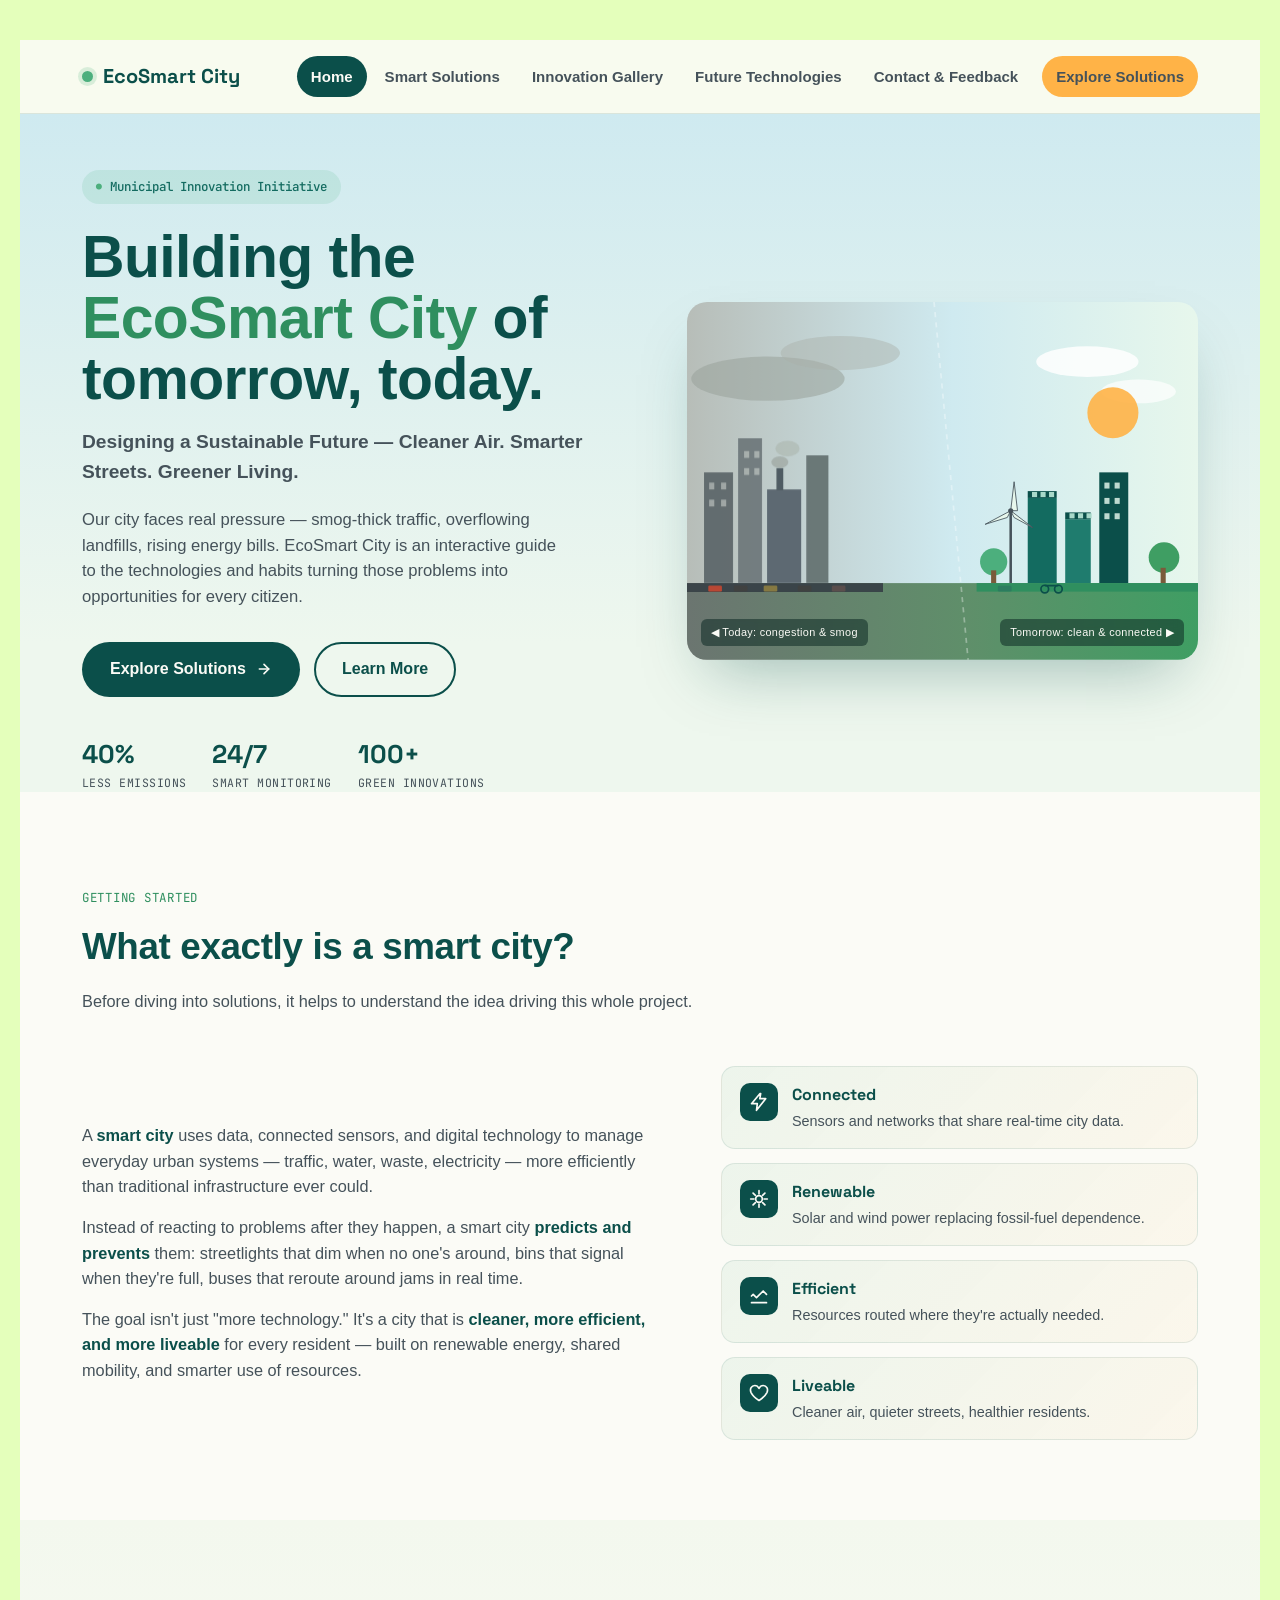
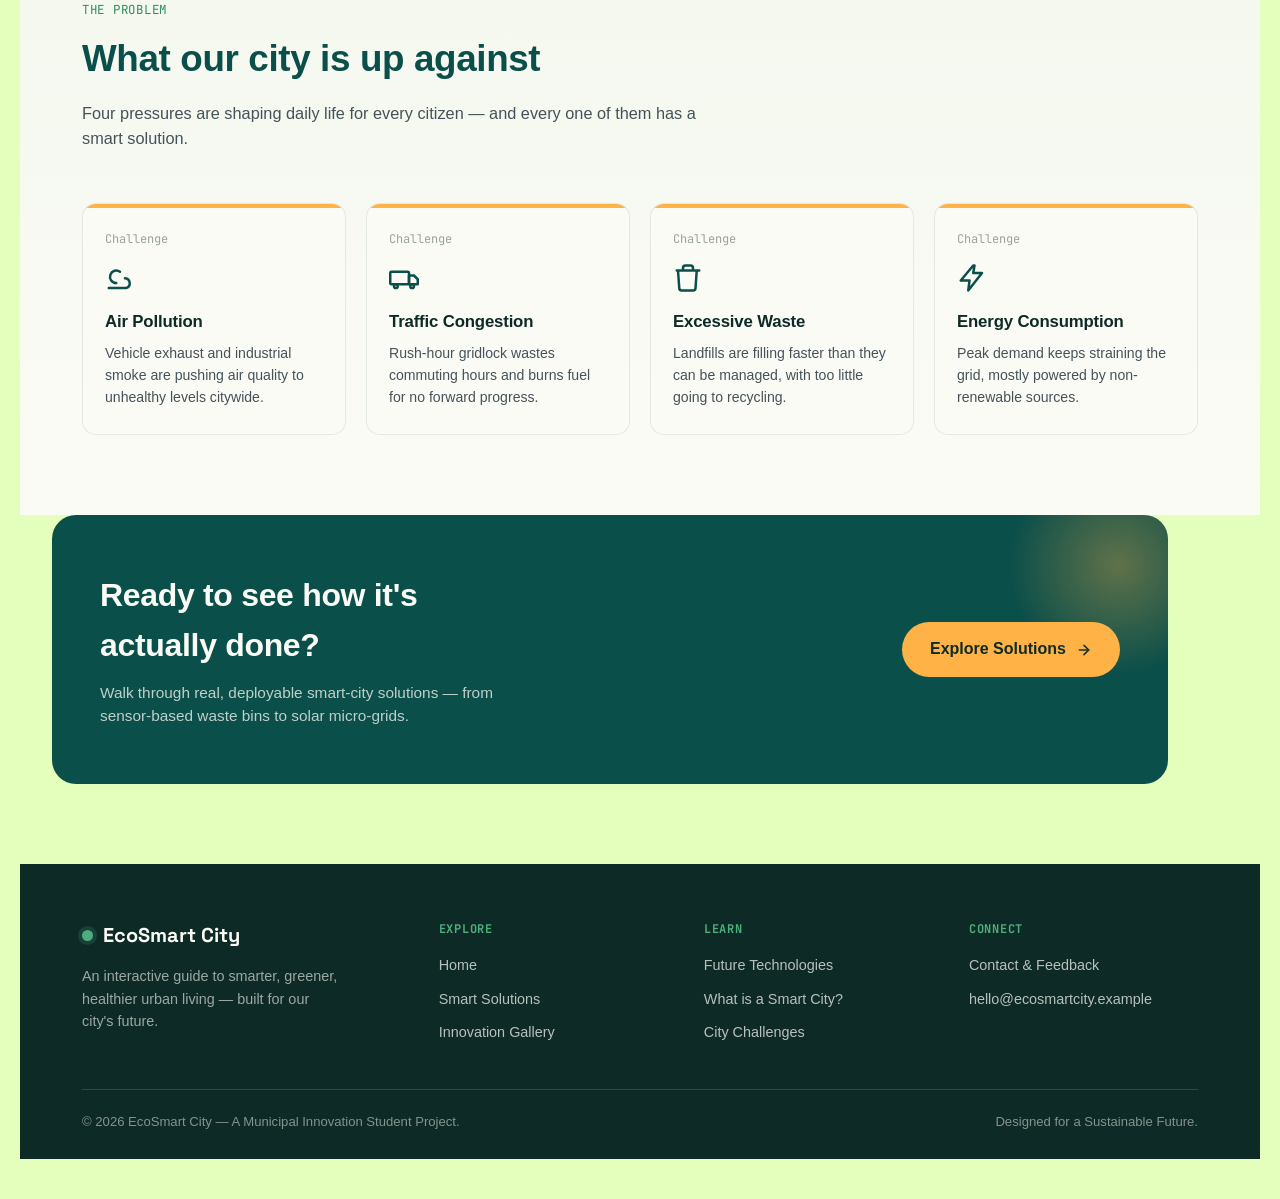
<file: index.html>
<!DOCTYPE html>
<html lang="en">
<head>
<meta charset="UTF-8">
<meta name="viewport" content="width=device-width, initial-scale=1.0">
<title>EcoSmart City — Designing a Sustainable Future</title>
<link rel="preconnect" href="https://fonts.googleapis.com">
<link href="https://fonts.googleapis.com/css2?family=Space+Grotesk:wght@400;500;600;700&family=Manrope:
wght@400;500;600;700;800&family=JetBrains+Mono:wght@400;500&display=swap" rel="stylesheet">
<link rel="stylesheet" href="style.css">

</head>
<body>

<header class="site-nav">
  <div class="nav-inner">
    <a href="index.html" class="logo"><span class="dot"></span>EcoSmart City</a>
    <button class="menu-toggle" aria-label="Toggle navigation menu" aria-expanded="false" id="menuToggle">
      <span></span><span></span><span></span>
    </button>
    <nav class="menu" id="mainMenu">
      <a href="index.html" class="current">Home</a>
      <a href="smart-solutions.html">Smart Solutions</a>
      <a href="innovation-gallery.html">Innovation Gallery</a>
      <a href="future.html">Future Technologies</a>
      <a href="contact.html">Contact &amp; Feedback</a>
      <a href="smart-solutions.html" class="nav-cta">Explore Solutions</a>
    </nav>
  </div>
</header>

<main>

  <!-- ================= HERO ================= -->
  <section class="hero" id="home">
    <div class="wrap hero-inner">
      <div class="hero-copy">
        <span class="eyebrow">Municipal Innovation Initiative</span>
        <h1>Building the <span class="accent">EcoSmart City</span> of tomorrow, today.</h1>
        <p class="slogan">Designing a Sustainable Future — Cleaner Air. Smarter Streets. Greener Living.</p>
        <p class="lede">Our city faces real pressure — smog-thick traffic, overflowing landfills, rising energy bills. EcoSmart City is an interactive guide to the technologies and habits turning those problems into opportunities for every citizen.</p>
        <div class="hero-actions">
          <a href="smart-solutions.html" class="btn-primary">
            Explore Solutions
            <svg width="16" height="16" viewBox="0 0 24 24" fill="none" stroke="currentColor" stroke-width="2.4" stroke-linecap="round"><line x1="5" y1="12" x2="19" y2="12"/><polyline points="12 5 19 12 12 19"/></svg>
          </a>
          <a href="#intro" class="btn-secondary">Learn More</a>
        </div>
        <div class="hero-stats">
          <div><div class="num">40%</div><div class="label">Less Emissions</div></div>
          <div><div class="num">24/7</div><div class="label">Smart Monitoring</div></div>
          <div><div class="num">100+</div><div class="label">Green Innovations</div></div>
        </div>
      </div>

      <div class="hero-visual">
        <div class="skyline-frame">
          <svg viewBox="0 0 600 420" xmlns="http://www.w3.org/2000/svg" role="img" aria-label="Illustration of a city skyline transforming from a polluted grey cityscape into a green, solar and wind powered smart city">
            <defs>
              <linearGradient id="skyGrad" x1="0" y1="0" x2="1" y2="0">
                <stop offset="0%" stop-color="#b7bdb8"/>
                <stop offset="52%" stop-color="#cfeaf0"/>
                <stop offset="100%" stop-color="#e7f7ec"/>
              </linearGradient>
              <linearGradient id="groundGrad" x1="0" y1="0" x2="1" y2="0">
                <stop offset="0%" stop-color="#6b7570"/>
                <stop offset="55%" stop-color="#5f8f6a"/>
                <stop offset="100%" stop-color="#3f9e63"/>
              </linearGradient>
            </defs>

            <rect width="600" height="420" fill="url(#skyGrad)"/>

            <ellipse class="cloud" cx="95" cy="90" rx="90" ry="26" fill="#9aa39c" opacity="0.55"/>
            <ellipse class="cloud c2" cx="180" cy="60" rx="70" ry="20" fill="#a8b0a8" opacity="0.45"/>
            <ellipse class="cloud" cx="470" cy="70" rx="60" ry="18" fill="#ffffff" opacity="0.85"/>
            <ellipse class="cloud c2" cx="530" cy="105" rx="44" ry="14" fill="#ffffff" opacity="0.7"/>

            <circle class="sun" cx="500" cy="130" r="30" fill="#ffb347" opacity="0.9"/>

            <rect x="0" y="330" width="600" height="90" fill="url(#groundGrad)"/>

            <g opacity="0.92">
              <rect x="20" y="200" width="34" height="130" fill="#5b6568"/>
              <rect x="60" y="160" width="28" height="170" fill="#6c7679"/>
              <rect x="94" y="220" width="40" height="110" fill="#54606a"/>
              <rect x="140" y="180" width="26" height="150" fill="#63706f"/>
              <g fill="#dfe4de" opacity="0.5">
                <rect x="26" y="212" width="6" height="8"/><rect x="40" y="212" width="6" height="8"/>
                <rect x="26" y="232" width="6" height="8"/><rect x="40" y="232" width="6" height="8"/>
                <rect x="67" y="175" width="6" height="8"/><rect x="79" y="175" width="6" height="8"/>
                <rect x="67" y="195" width="6" height="8"/><rect x="79" y="195" width="6" height="8"/>
              </g>
              <rect x="105" y="195" width="8" height="26" fill="#45525a"/>
              <ellipse cx="109" cy="188" rx="10" ry="7" fill="#9aa39c" opacity="0.7"/>
              <ellipse cx="118" cy="172" rx="14" ry="9" fill="#a8b0a8" opacity="0.55"/>
              <rect x="0" y="330" width="230" height="10" fill="#374046"/>
              <rect x="25" y="333" width="16" height="7" rx="1.5" fill="#c0432f"/>
              <rect x="55" y="333" width="16" height="7" rx="1.5" fill="#3d3d3d"/>
              <rect x="90" y="333" width="16" height="7" rx="1.5" fill="#8a7a3f"/>
              <rect x="130" y="333" width="16" height="7" rx="1.5" fill="#3d3d3d"/>
              <rect x="170" y="333" width="16" height="7" rx="1.5" fill="#5a4a4a"/>
            </g>

            <line x1="290" y1="0" x2="330" y2="420" stroke="#ffffff" stroke-opacity="0.35" stroke-width="2" stroke-dasharray="6 6"/>

            <g>
              <circle cx="360" cy="305" r="16" fill="#4caf7d"/>
              <rect x="357" y="315" width="6" height="15" fill="#7a5a3a"/>
              <circle cx="560" cy="300" r="18" fill="#3f9e63"/>
              <rect x="556" y="312" width="6" height="18" fill="#7a5a3a"/>

              <rect x="400" y="230" width="34" height="100" fill="#136b60"/>
              <rect x="400" y="222" width="34" height="8" fill="#0b4f4a"/>
              <g fill="#a8d8c9">
                <rect x="405" y="223" width="6" height="6"/><rect x="415" y="223" width="6" height="6"/><rect x="425" y="223" width="6" height="6"/>
              </g>
              <rect x="444" y="255" width="30" height="75" fill="#1f7c6e"/>
              <rect x="444" y="247" width="30" height="8" fill="#0b4f4a"/>
              <g fill="#a8d8c9">
                <rect x="449" y="248" width="6" height="6"/><rect x="459" y="248" width="6" height="6"/><rect x="469" y="248" width="6" height="6"/>
              </g>
              <rect x="484" y="200" width="34" height="130" fill="#0b4f4a"/>
              <g fill="#dff2e8" opacity="0.85">
                <rect x="490" y="212" width="6" height="7"/><rect x="502" y="212" width="6" height="7"/>
                <rect x="490" y="230" width="6" height="7"/><rect x="502" y="230" width="6" height="7"/>
                <rect x="490" y="248" width="6" height="7"/><rect x="502" y="248" width="6" height="7"/>
              </g>

              <line x1="380" y1="330" x2="380" y2="245" stroke="#45525a" stroke-width="3"/>
              <g class="turbine-blades" transform="translate(380,245)">
                <path d="M0 0 L4 -34 L8 0 Z" fill="#e7f7ec" stroke="#45525a" stroke-width="1"/>
                <path d="M0 0 L-30 16 L-4 8 Z" fill="#e7f7ec" stroke="#45525a" stroke-width="1"/>
                <path d="M0 0 L26 20 L4 8 Z" fill="#e7f7ec" stroke="#45525a" stroke-width="1"/>
                <circle r="3" fill="#45525a"/>
              </g>

              <rect x="340" y="330" width="260" height="10" fill="#2f8f5f"/>
              <rect x="365" y="333" width="16" height="7" rx="1.5" fill="#2c7a5f" opacity="0.9"/>
              <circle cx="420" cy="337" r="4.5" fill="none" stroke="#0b4f4a" stroke-width="2"/>
              <circle cx="436" cy="337" r="4.5" fill="none" stroke="#0b4f4a" stroke-width="2"/>
              <line x1="420" y1="333" x2="436" y2="333" stroke="#0b4f4a" stroke-width="2"/>
            </g>
          </svg>
          <div class="skyline-caption">
            <span>◀ Today: congestion &amp; smog</span>
            <span>Tomorrow: clean &amp; connected ▶</span>
          </div>
        </div>
      </div>
    </div>
  </section>

  <!-- ================= INTRO: WHAT IS A SMART CITY ================= -->
  <section class="intro" id="intro">
    <div class="wrap">
      <div class="section-head">
        <span class="kicker">Getting Started</span>
        <h2>What exactly is a smart city?</h2>
        <p>Before diving into solutions, it helps to understand the idea driving this whole project.</p>
      </div>

      <div class="intro-grid">
        <div class="intro-copy">
          <p>A <strong>smart city</strong> uses data, connected sensors, and digital technology to manage everyday urban systems — traffic, water, waste, electricity — more efficiently than traditional infrastructure ever could.</p>
          <p>Instead of reacting to problems after they happen, a smart city <strong>predicts and prevents</strong> them: streetlights that dim when no one's around, bins that signal when they're full, buses that reroute around jams in real time.</p>
          <p>The goal isn't just "more technology." It's a city that is <strong>cleaner, more efficient, and more liveable</strong> for every resident — built on renewable energy, shared mobility, and smarter use of resources.</p>
        </div>

        <div class="pillar-list">
          <div class="pillar">
            <div class="icon"><svg viewBox="0 0 24 24" fill="none" stroke-width="2" stroke-linecap="round" stroke-linejoin="round"><path d="M13 2 3 14h7l-1 8 11-14h-7l1-6z"/></svg></div>
            <div><h4>Connected</h4><p>Sensors and networks that share real-time city data.</p></div>
          </div>
          <div class="pillar">
            <div class="icon"><svg viewBox="0 0 24 24" fill="none" stroke-width="2" stroke-linecap="round" stroke-linejoin="round"><circle cx="12" cy="12" r="4"/><path d="M12 2v4M12 18v4M4.9 4.9l2.8 2.8M16.3 16.3l2.8 2.8M2 12h4M18 12h4M4.9 19.1l2.8-2.8M16.3 7.7l2.8-2.8"/></svg></div>
            <div><h4>Renewable</h4><p>Solar and wind power replacing fossil-fuel dependence.</p></div>
          </div>
          <div class="pillar">
            <div class="icon"><svg viewBox="0 0 24 24" fill="none" stroke-width="2" stroke-linecap="round" stroke-linejoin="round"><path d="M3 12l2-2 4 4 8-8 4 4"/><path d="M3 20h18"/></svg></div>
            <div><h4>Efficient</h4><p>Resources routed where they're actually needed.</p></div>
          </div>
          <div class="pillar">
            <div class="icon"><svg viewBox="0 0 24 24" fill="none" stroke-width="2" stroke-linecap="round" stroke-linejoin="round"><path d="M12 21s-7-4.5-9.5-9.5C.5 7 3 3 7 3c2 0 4 1.5 5 3.5C13 4.5 15 3 17 3c4 0 6.5 4 4.5 8.5C19 16.5 12 21 12 21z"/></svg></div>
            <div><h4>Liveable</h4><p>Cleaner air, quieter streets, healthier residents.</p></div>
          </div>
        </div>
      </div>
    </div>
  </section>

  <!-- ================= CHALLENGES ================= -->
  <section class="challenges" id="challenges">
    <div class="wrap">
      <div class="section-head">
        <span class="kicker">The Problem</span>
        <h2>What our city is up against</h2>
        <p>Four pressures are shaping daily life for every citizen — and every one of them has a smart solution.</p>
      </div>

      <div class="challenge-grid">
        <div class="challenge-card">
          <span class="cnum">Challenge</span>
          <svg viewBox="0 0 24 24" fill="none" stroke-width="2" stroke-linecap="round" stroke-linejoin="round"><path d="M9 16a5 5 0 1 1 3-9M17 20a4 4 0 0 0-1-7.8M3 20h14"/></svg>
          <h3>Air Pollution</h3>
          <p>Vehicle exhaust and industrial smoke are pushing air quality to unhealthy levels citywide.</p>
        </div>
        <div class="challenge-card">
          <span class="cnum">Challenge</span>
          <svg viewBox="0 0 24 24" fill="none" stroke-width="2" stroke-linecap="round" stroke-linejoin="round"><rect x="1" y="7" width="15" height="10" rx="1"/><path d="M16 10h4l3 3v4h-7z"/><circle cx="5.5" cy="18.5" r="1.5"/><circle cx="18.5" cy="18.5" r="1.5"/></svg>
          <h3>Traffic Congestion</h3>
          <p>Rush-hour gridlock wastes commuting hours and burns fuel for no forward progress.</p>
        </div>
        <div class="challenge-card">
          <span class="cnum">Challenge</span>
          <svg viewBox="0 0 24 24" fill="none" stroke-width="2" stroke-linecap="round" stroke-linejoin="round"><path d="M3 6h18M8 6V4a2 2 0 0 1 2-2h4a2 2 0 0 1 2 2v2m3 0-1 14a2 2 0 0 1-2 2H7a2 2 0 0 1-2-2L4 6"/></svg>
          <h3>Excessive Waste</h3>
          <p>Landfills are filling faster than they can be managed, with too little going to recycling.</p>
        </div>
        <div class="challenge-card">
          <span class="cnum">Challenge</span>
          <svg viewBox="0 0 24 24" fill="none" stroke-width="2" stroke-linecap="round" stroke-linejoin="round"><path d="M13 2 3 14h7l-1 8 11-14h-7l1-6z"/></svg>
          <h3>Energy Consumption</h3>
          <p>Peak demand keeps straining the grid, mostly powered by non-renewable sources.</p>
        </div>
      </div>
    </div>
  </section>

  <!-- ================= CTA BAND ================= -->
  <section>
    <div class="cta-band">
      <div>
        <h2>Ready to see how it's actually done?</h2>
        <p>Walk through real, deployable smart-city solutions — from sensor-based waste bins to solar micro-grids.</p>
      </div>
      <a href="smart-solutions.html" class="btn-primary">
        Explore Solutions
        <svg width="16" height="16" viewBox="0 0 24 24" fill="none" stroke="currentColor" stroke-width="2.4" stroke-linecap="round"><line x1="5" y1="12" x2="19" y2="12"/><polyline points="12 5 19 12 12 19"/></svg>
      </a>
    </div>
  </section>

</main>

<footer>
  <div class="wrap">
    <div class="footer-grid">
      <div class="footer-brand">
        <a href="index.html" class="logo"><span class="dot"></span>EcoSmart City</a>
        <p>An interactive guide to smarter, greener, healthier urban living — built for our city's future.</p>
      </div>
      <div>
        <h5>Explore</h5>
        <ul>
          <li><a href="index.html">Home</a></li>
          <li><a href="smart-solutions.html">Smart Solutions</a></li>
          <li><a href="innovation-gallery.html">Innovation Gallery</a></li>
        </ul>
      </div>
      <div>
        <h5>Learn</h5>
        <ul>
          <li><a href="future-technologies.html">Future Technologies</a></li>
          <li><a href="#intro">What is a Smart City?</a></li>
          <li><a href="#challenges">City Challenges</a></li>
        </ul>
      </div>
      <div>
        <h5>Connect</h5>
        <ul>
          <li><a href="contact-feedback.html">Contact &amp; Feedback</a></li>
          <li><a href="mailto:hello@ecosmartcity.example">hello@ecosmartcity.example</a></li>
        </ul>
      </div>
    </div>
    <div class="footer-bottom">
      <span>© 2026 EcoSmart City — A Municipal Innovation Student Project.</span>
      <span>Designed for a Sustainable Future.</span>
    </div>
  </div>
</footer>

<script>
  const toggle = document.getElementById('menuToggle');
  const menu = document.getElementById('mainMenu');
  toggle.addEventListener('click', () => {
    const isOpen = menu.classList.toggle('open');
    toggle.setAttribute('aria-expanded', isOpen);
  });
  menu.querySelectorAll('a').forEach(link => {
    link.addEventListener('click', () => {
      menu.classList.remove('open');
      toggle.setAttribute('aria-expanded', 'false');
    });
  });
</script>

</body>
</html>
</file>
<file: style.css>
body {
    margin: 0;
    background: #f4fff4;
    color: #1f2f1f;
    font-family: "Roboto", sans-serif;
}

.nav {
    background-color: #90EE90;
    width: 100%;
    min-height: 5vh;
    box-shadow: 0px 2px 6px;
    display: flex;
    align-items: center;
    justify-content: space-between;
    padding: 0 1rem;
    box-sizing: border-box;
}

.nav-item-container {
    display: flex;
    gap: 2em;
    align-items: center;
    margin: 0;
    padding: 0;
    list-style: none;
}

.nav-item {
    text-decoration: none;
    color: black;
}

.nav-item:hover {
    color: #808000;
}

.apply-roboto {
    font-family: "Roboto", sans-serif;
    font-optical-sizing: auto;
    font-weight: 200;
    font-style: normal;
    font-variation-settings:
        "wdth" 100;
}

.nav-icon-container {
    margin: 0 0 0 auto;
    padding: 0;
    list-style: none;
    display: flex;
    align-items: center;
}

.nav-icon {
    width: 100px;
    height: 100px;
    border-radius: 50%;
    object-fit: cover;
}

.nav-icon-container-container {
    display: flex;
    justify-content: flex-start;
}

.contact-page {
    padding: 3rem 1.5rem 4rem;
}

.contact-hero {
    text-align: center;
    margin-bottom: 2rem;
}

.hero-title {
    font-family: "Orbitron", sans-serif;
    font-size: 2.5rem;
    margin-bottom: 0.5rem;
    color: #2d6a4f;
}

.hero-text {
    font-size: 1rem;
    max-width: 700px;
    margin: 0 auto;
}

.contact-grid {
    display: grid;
    grid-template-columns: repeat(2, minmax(0, 1fr));
    gap: 2rem;
    max-width: 1100px;
    margin: 0 auto;
    align-items: start;
}

.address-card,
.feedback-form {
    background: white;
    padding: 1.5rem;
    border-radius: 16px;
    box-shadow: 0 8px 25px rgba(0, 0, 0, 0.08);
}

.section-title {
    font-family: "Orbitron", sans-serif;
    margin-top: 0;
    color: #1b4332;
}

.address-card p {
    margin: 0.4rem 0;
}

.address-card hr {
    margin: 1rem 0;
    border: 0;
    border-top: 1px solid #b7d7c4;
}

.social-links {
    display: flex;
    gap: 0.8rem;
    margin-top: 1rem;
}

.social-link {
    display: inline-flex;
    align-items: center;
    justify-content: center;
    width: 42px;
    height: 42px;
    border-radius: 50%;
    background: #e8f8eb;
    color: #2d6a4f;
    transition: transform 0.2s ease;
}

.social-link:hover {
    transform: translateY(-2px);
}

.social-link svg {
    width: 20px;
    height: 20px;
    fill: currentColor;
}

.map-card {
    margin-top: 1.5rem;
    padding-top: 1rem;
    border-top: 1px solid #d6efd9;
}

.map-title {
    margin: 0 0 0.75rem;
    font-family: "Orbitron", sans-serif;
    font-size: 1rem;
    color: #1b4332;
}

.map-frame {
    width: 100%;
    min-height: 220px;
    border: 1px solid #cfe8d4;
    border-radius: 14px;
}

.feedback-form {
    display: flex;
    flex-direction: column;
    gap: 0.75rem;
}

.feedback-form label {
    font-weight: 500;
}

.feedback-form input,
.feedback-form textarea {
    padding: 0.8rem;
    border: 1px solid #cfe8d4;
    border-radius: 10px;
    font: inherit;
}

.feedback-form textarea {
    resize: vertical;
}

.rating-group {
    display: flex;
    align-items: center;
    gap: 0.8rem;
    margin-top: 0.3rem;
}

.rating-label {
    font-weight: 500;
}

.stars {
    display: inline-flex;
    flex-direction: row-reverse;
    gap: 0.2rem;
}

.stars input {
    display: none;
}

.stars label {
    cursor: pointer;
    color: #c8c8c8;
    font-size: 1.5rem;
    transition: color 0.2s ease;
}

.stars input:checked ~ label,
.stars label:hover,
.stars label:hover ~ label {
    color: #f4b400;
}

.status-message {
    margin: 0;
    padding: 0.75rem 0.9rem;
    border-radius: 10px;
    font-weight: 500;
    background: #eef8f0;
    color: #2d6a4f;
}

.status-message.hidden {
    display: none;
}

.status-message.success {
    background: #e8f8eb;
    color: #2d6a4f;
}

.status-message.error {
    background: #ffe8e8;
    color: #b42318;
}

.feedback-form button {
    padding: 0.85rem 1rem;
    border: none;
    border-radius: 10px;
    background: #2d6a4f;
    color: white;
    font: inherit;
    font-weight: 600;
    cursor: pointer;
}

.feedback-form button:hover {
    background: #22553b;
}

@media (max-width: 768px) {
    .contact-grid {
        grid-template-columns: 1fr;
    }

    .hero-title {
        font-size: 2rem;
    }
}

:root{
    --sky-top:#cfeaf0;
    --sky-bottom:#eef7ee;
    --teal-deep:#0b4f4a;
    --teal-mid:#136b60;
    --leaf:#4caf7d;
    --leaf-dark:#2f8f5f;
    --amber:#ffb347;
    --amber-dark:#e8952a;
    --grey-concrete:#45525a;
    --grey-smog:#9aa39c;
    --cream:#fbfbf6;
    --ink:#0e2a26;
    --radius:14px;
    --maxw:1180px;
  }

  *{box-sizing:border-box;margin:0;padding:0;}
  html{scroll-behavior:smooth;}
  body{
    font-family:'Manrope',sans-serif;
    color:var(--ink);
    background:var(--cream);
    line-height:1.55;
    -webkit-font-smoothing:antialiased;
  }
  h1,h2,h3,.display{
    font-family:'Space Grotesk',sans-serif;
    font-weight:700;
    letter-spacing:-0.01em;
  }
  .mono{
    font-family:'JetBrains Mono',monospace;
    letter-spacing:0.02em;
  }
  a{color:inherit;text-decoration:none;}
  img,svg{display:block;max-width:100%;}
  .wrap{max-width:var(--maxw);margin:0 auto;padding:0 32px;}
  section{position:relative;}

  a:focus-visible,button:focus-visible{
    outline:3px solid var(--amber);
    outline-offset:3px;
    border-radius:6px;
  }

  @media (prefers-reduced-motion: reduce){
    *{animation-duration:0.001ms !important; animation-iteration-count:1 !important; transition-duration:0.001ms !important; scroll-behavior:auto !important;}
  }

  /* ---------- NAV ---------- */
  header.site-nav{
    position:sticky; top:0; z-index:100;
    background:rgba(251,251,246,0.88);
    backdrop-filter:blur(10px);
    border-bottom:1px solid rgba(11,79,74,0.12);
  }
  .nav-inner{
    max-width:var(--maxw); margin:0 auto; padding:16px 32px;
    display:flex; align-items:center; justify-content:space-between; gap:20px;
  }
  .logo{
    display:flex; align-items:center; gap:10px;
    font-family:'Space Grotesk',sans-serif; font-weight:700; font-size:1.25rem;
    color:var(--teal-deep);
  }
  .logo .dot{
    width:11px;height:11px;border-radius:50%;
    background:var(--leaf);
    box-shadow:0 0 0 4px rgba(76,175,125,0.18);
  }
  nav.menu{display:flex; align-items:center; gap:4px;}
  nav.menu a{
    font-size:0.94rem; font-weight:600; color:var(--grey-concrete);
    padding:9px 14px; border-radius:999px; transition:all .2s ease;
    white-space:nowrap;
  }
  nav.menu a:hover{background:rgba(76,175,125,0.14); color:var(--teal-deep);}
  nav.menu a.current{background:var(--teal-deep); color:var(--cream);}
  .nav-cta{
    display:inline-block; margin-left:6px;
    background:var(--amber); color:var(--ink);
    font-weight:700; font-size:0.9rem;
    padding:10px 18px; border-radius:999px;
    transition:transform .2s ease, box-shadow .2s ease;
  }
  .nav-cta:hover{transform:translateY(-1px); box-shadow:0 6px 16px rgba(255,179,71,0.4);}
  .menu-toggle{display:none; background:none; border:none; cursor:pointer; padding:8px;}
  .menu-toggle span{display:block; width:24px; height:2px; background:var(--teal-deep); margin:5px 0; transition:.25s;}

  @media (max-width:900px){
    nav.menu{
      position:fixed; inset:64px 0 auto 0; flex-direction:column; align-items:stretch;
      background:var(--cream); padding:14px 24px 22px; gap:2px;
      border-bottom:1px solid rgba(11,79,74,0.12);
      transform:translateY(-120%); opacity:0; transition:transform .3s ease, opacity .3s ease;
    }
    nav.menu.open{transform:translateY(0); opacity:1;}
    nav.menu a{padding:12px 10px;}
    .nav-cta{margin-left:10px; margin-top:6px; text-align:center;}
    .menu-toggle{display:block;}
  }

  /* ---------- HERO ---------- */
  .hero{
    background:linear-gradient(180deg,var(--sky-top) 0%, var(--sky-bottom) 78%);
    overflow:hidden;
    padding-top:56px;
  }
  .hero-inner{
    max-width:var(--maxw); margin:0 auto; padding:0 32px;
    display:grid; grid-template-columns:1.05fr 0.95fr; gap:40px; align-items:center;
  }
  .eyebrow{
    display:inline-flex; align-items:center; gap:8px;
    font-family:'JetBrains Mono',monospace; font-size:0.78rem; font-weight:500;
    color:var(--teal-mid); background:rgba(76,175,125,0.14);
    padding:7px 14px; border-radius:999px; margin-bottom:22px;
  }
  .eyebrow::before{content:"●"; color:var(--leaf); font-size:0.6rem;}
  .hero h1{
    font-size:clamp(2.4rem, 4.6vw, 3.9rem);
    line-height:1.04;
    color:var(--teal-deep);
    margin-bottom:18px;
  }
  .hero h1 .accent{color:var(--leaf-dark);}
  .slogan{
    font-size:1.2rem; font-weight:600; color:var(--grey-concrete);
    margin-bottom:20px;
  }
  .hero p.lede{
    font-size:1.04rem; color:var(--grey-concrete); max-width:52ch; margin-bottom:32px;
  }
  .hero-actions{display:flex; gap:14px; flex-wrap:wrap;}
  .btn-primary{
    background:var(--teal-deep); color:var(--cream); font-weight:700;
    padding:15px 28px; border-radius:999px; font-size:1rem;
    display:inline-flex; align-items:center; gap:10px;
    transition:transform .2s ease, background .2s ease;
    border:none; cursor:pointer;
  }
  .btn-primary:hover{background:var(--leaf-dark); transform:translateY(-2px);}
  .btn-secondary{
    border:2px solid var(--teal-deep); color:var(--teal-deep); font-weight:700;
    padding:13px 26px; border-radius:999px; font-size:1rem;
    transition:all .2s ease;
  }
  .btn-secondary:hover{background:var(--teal-deep); color:var(--cream);}

  .hero-stats{display:flex; gap:26px; margin-top:38px; flex-wrap:wrap;}
  .hero-stats div{min-width:100px;}
  .hero-stats .num{font-family:'Space Grotesk',sans-serif; font-weight:700; font-size:1.6rem; color:var(--teal-deep);}
  .hero-stats .label{font-family:'JetBrains Mono',monospace; font-size:0.72rem; color:var(--grey-concrete); text-transform:uppercase; letter-spacing:0.04em;}

  /* ---------- SIGNATURE SKYLINE SVG ---------- */
  .skyline-frame{
    position:relative; border-radius:20px; overflow:hidden;
    box-shadow:0 30px 60px -22px rgba(11,79,74,0.35);
  }
  .skyline-frame svg{width:100%; height:auto; display:block;}
  .skyline-caption{
    position:absolute; bottom:14px; left:14px; right:14px;
    display:flex; justify-content:space-between;
    font-family:'JetBrains Mono',monospace; font-size:0.68rem; font-weight:500;
    color:var(--cream); letter-spacing:0.03em;
  }
  .skyline-caption span{
    background:rgba(14,42,38,0.55); padding:5px 10px; border-radius:6px; backdrop-filter:blur(4px);
  }
  @keyframes floatCloud{ from{transform:translateX(-6%);} to{transform:translateX(6%);} }
  @keyframes rotateTurbine{ from{transform:rotate(0deg);} to{transform:rotate(360deg);} }
  @keyframes riseSun{ from{transform:translateY(4px);} to{transform:translateY(-4px);} }
  .cloud{animation:floatCloud 14s ease-in-out infinite alternate;}
  .cloud.c2{animation-duration:18s;}
  .turbine-blades{transform-origin:center; animation:rotateTurbine 7s linear infinite;}
  .sun{animation:riseSun 5s ease-in-out infinite alternate;}

  @media (max-width:900px){
    .hero-inner{grid-template-columns:1fr; padding-top:8px;}
    .hero-stats{gap:20px;}
  }

  /* ---------- INTRO ---------- */
  .intro{padding:96px 0 80px; background:var(--cream);}
  .section-head{max-width:640px; margin-bottom:52px;}
  .section-head .kicker{
    font-family:'JetBrains Mono',monospace; font-size:0.78rem; color:var(--leaf-dark);
    text-transform:uppercase; letter-spacing:0.06em; margin-bottom:10px; display:block;
  }
  .section-head h2{font-size:clamp(1.7rem,3vw,2.3rem); color:var(--teal-deep); margin-bottom:14px;}
  .section-head p{color:var(--grey-concrete); font-size:1.02rem;}

  .intro-grid{display:grid; grid-template-columns:1.1fr 0.9fr; gap:56px; align-items:center;}
  .intro-copy p{color:var(--grey-concrete); margin-bottom:16px; font-size:1.02rem;}
  .intro-copy p:last-child{margin-bottom:0;}
  .intro-copy strong{color:var(--teal-deep);}

  .pillar-list{display:flex; flex-direction:column; gap:14px;}
  .pillar{
    display:flex; gap:14px; align-items:flex-start;
    background:linear-gradient(135deg, rgba(76,175,125,0.08), rgba(255,179,71,0.06));
    border:1px solid rgba(11,79,74,0.1);
    border-radius:var(--radius); padding:16px 18px;
  }
  .pillar .icon{
    flex:none; width:38px; height:38px; border-radius:10px;
    background:var(--teal-deep); display:flex; align-items:center; justify-content:center;
  }
  .pillar .icon svg{width:20px;height:20px;stroke:var(--cream);}
  .pillar h4{font-family:'Space Grotesk',sans-serif; font-size:1rem; color:var(--teal-deep); margin-bottom:2px;}
  .pillar p{font-size:0.9rem; color:var(--grey-concrete); margin:0;}

  @media (max-width:900px){
    .intro-grid{grid-template-columns:1fr;}
  }

  /* ---------- CHALLENGES ---------- */
  .challenges{padding:80px 0; background:linear-gradient(180deg,#f3f8ee 0%, var(--cream) 100%);}
  .challenge-grid{
    display:grid; grid-template-columns:repeat(4,1fr); gap:20px;
  }
  .challenge-card{
    background:var(--cream); border:1px solid rgba(11,79,74,0.1); border-radius:var(--radius);
    padding:26px 22px; transition:transform .25s ease, box-shadow .25s ease, border-color .25s ease;
    position:relative; overflow:hidden;
  }
  .challenge-card::before{
    content:""; position:absolute; top:0; left:0; width:100%; height:4px;
    background:var(--amber);
  }
  .challenge-card:hover{transform:translateY(-5px); box-shadow:0 18px 32px -18px rgba(11,79,74,0.28); border-color:transparent;}
  .challenge-card .cnum{font-family:'JetBrains Mono',monospace; font-size:0.75rem; color:var(--grey-smog); margin-bottom:14px; display:block;}
  .challenge-card svg{width:30px;height:30px; stroke:var(--teal-deep); margin-bottom:16px;}
  .challenge-card h3{font-size:1.05rem; color:var(--ink); margin-bottom:8px;}
  .challenge-card p{font-size:0.88rem; color:var(--grey-concrete);}

  @media (max-width:900px){
    .challenge-grid{grid-template-columns:1fr 1fr;}
  }
  @media (max-width:560px){
    .challenge-grid{grid-template-columns:1fr;}
  }

  /* ---------- CTA BAND ---------- */
  .cta-band{
    margin:0 32px 80px; max-width:calc(var(--maxw) - 64px);
    background:var(--teal-deep);
    border-radius:24px;
    padding:56px 48px;
    position:relative; overflow:hidden;
    display:flex; align-items:center; justify-content:space-between; gap:30px; flex-wrap:wrap;
  }
  .cta-band::after{
    content:""; position:absolute; right:-60px; top:-60px; width:220px; height:220px;
    border-radius:50%; background:radial-gradient(circle,rgba(255,179,71,0.35),transparent 70%);
  }
  .cta-band h2{color:var(--cream); font-size:clamp(1.5rem,2.6vw,2rem); max-width:420px;}
  .cta-band p{color:rgba(251,251,246,0.75); margin-top:10px; max-width:420px; font-size:0.96rem;}
  .cta-band .btn-primary{background:var(--amber); color:var(--ink);}
  .cta-band .btn-primary:hover{background:#ffc670;}

  /* ---------- FOOTER ---------- */
  footer{background:var(--ink); color:rgba(251,251,246,0.72); padding:56px 0 26px;}
  .footer-grid{
    display:grid; grid-template-columns:1.4fr 1fr 1fr 1fr; gap:36px; margin-bottom:44px;
  }
  .footer-brand .logo{color:var(--cream);}
  .footer-brand p{margin-top:14px; font-size:0.9rem; max-width:32ch; color:rgba(251,251,246,0.6);}
  footer h5{
    font-family:'JetBrains Mono',monospace; font-size:0.75rem; text-transform:uppercase;
    letter-spacing:0.06em; color:var(--leaf); margin-bottom:14px;
  }
  footer ul{list-style:none; display:flex; flex-direction:column; gap:9px;}
  footer ul a{font-size:0.9rem; color:rgba(251,251,246,0.72); transition:color .2s ease;}
  footer ul a:hover{color:var(--amber);}
  .footer-bottom{
    border-top:1px solid rgba(251,251,246,0.14); padding-top:22px;
    display:flex; justify-content:space-between; flex-wrap:wrap; gap:10px;
    font-size:0.82rem; color:rgba(251,251,246,0.5);
  }
  @media (max-width:800px){
    .footer-grid{grid-template-columns:1fr 1fr;}
  }

   /* Importing Orbitron for headings and Roboto for regular text */
        @import url('https://fonts.googleapis.com/css2?family=Orbitron:wght@500;700;900&family=Roboto:wght@300;400;500;700&family=Space+Mono&display=swap');
        
        body { font-family: 'Roboto', sans-serif; overflow-x: hidden; }
        h1, h2, h3, .heading-font { font-family: 'Orbitron', sans-serif; }
        .font-mono { font-family: 'Space Mono', monospace; }

        /* Background Mesh Grid Animation (Light Eco-Digital Variant) */
        @keyframes meshFlicker {
            0% { background-position: 0px 0px; opacity: 1.0; }
            50% { background-position: 2px -2px; opacity: 1.0; }
            100% { background-position: 0px 0px; opacity: 1.0; }
        }

        .animated-mesh {
            background-color: #f4f9f6;
            background-image: 
                linear-gradient(rgba(244, 249, 246, 0.90), rgba(240, 247, 243, 0.96)),
                url('[data-uri]');
            background-size: initial;
            animation: meshFlicker 8s ease-in-out infinite;
        }

        ::-webkit-scrollbar { width: 6px; }
        ::-webkit-scrollbar-track { background: #eef5f1; }
        ::-webkit-scrollbar-thumb { background: #c2dcd0; border-radius: 10px; }

 * {
    margin: 0;
    padding: 0;
    box-sizing: border-box;
    font-family: 'Segoe UI', Tahoma, Geneva, Verdana, sans-serif;
}

 body {
    background-color: rgb(228, 255, 187);
    padding: 40px 20px;
}

.innovation-gallery {
    max-width: 1200px;
    margin: 0 auto;
}

.gallery-header {
    text-align: center;
    margin-bottom: 50px;
}

        .gallery-header h2 {
            font-size: 2.5rem;
            color: #1b4332; 
            margin-bottom: 10px;
            font-weight: 700;
        }

        .gallery-header p {
            font-size: 1.1rem;
            color: #555;
            max-width: 600px;
            margin: 0 auto;
        }

        
        .gallery-grid {
            display: grid;
            grid-template-columns: repeat(auto-fit, minmax(320px, 1fr));
            gap: 30px;
        }

        .innovation-card {
            background: #ffffff;
            border-radius: 12px;
            overflow: hidden;
            box-shadow: 0 4px 15px rgba(0, 0, 0, 0.05);
            transition: transform 0.3s ease, box-shadow 0.3s ease;
            display: flex;
            flex-direction: column;
        }

        .innovation-card:hover {
            transform: translateY(-5px);
            box-shadow: 0 8px 25px rgba(0, 0, 0, 0.1);
        }

    
        .card-image {
            width: 100%;
            height: 220px;
            background-color: #e2eafc;
            display: flex;
            align-items: center;
            justify-content: center;
            color: #778da9;
            font-weight: 600;
            position: relative;
            background-position: center;
            overflow: hidden;
        }

        
        .card-content {
            padding: 25px;
            display: flex;
            flex-direction: column;
            flex-grow: 1;
        }

    
        .category-tag {
            align-self: flex-start;
            padding: 4px 12px;
            background-color: #d8f3dc;
            color: #1b4332;
            font-size: 0.8rem;
            font-weight: 700;
            text-transform: uppercase;
            border-radius: 20px;
            margin-bottom: 15px;
            letter-spacing: 0.5px;
        }

.innovation-card:nth-child(2) .category-tag { background-color: #e0f2fe; color: #0369a1; }
.innovation-card:nth-child(3) .category-tag { background-color: #fef3c7; color: #b45309; }

.card-content h3 {
    font-size: 1.4rem;
    color: #2d3748;
    margin-bottom: 12px;
}

.card-content p {
    color: #6b7280;
    font-size: 0.95rem;
    line-height: 1.6;
    margin-bottom: 20px;
    flex-grow: 1;
}

        .read-more {
            color: #2d6a4f;
            text-decoration: none;
            font-weight: 600;
            display: inline-flex;
            align-items: center;
            transition: color 0.2s;
        }

.read-more:hover {
    color: #1b4332;
}

.read-more span {
    margin-left: 5px;
    transition: transform 0.2s;
}

.read-more:hover span {
    transform: translateX(4px);
}

    .container {
      max-width: 1200px;
      margin: 0 auto;
    }

    .gallery-header {
      text-align: center;
      margin-bottom: 50px;
    }

    .gallery-header h2 {
      font-size: 2.5rem;
      color: #10b981;
      margin-bottom: 10px;
      text-transform: uppercase;
      letter-spacing: 1px;
    }

    .gallery-header p {
      color: #9ca3af;
      font-size: 1.1rem;
      max-width: 700px;
      margin: 0 auto;
    }

    .spotlight-row {
      display: grid;
      grid-template-columns: 1fr;
      gap: 30px;
      margin-bottom: 60px;
    }

    @media (min-width: 768px) {
      .spotlight-row {
        grid-template-columns: 1.2fr 0.8fr;
      }
    }

    .video-container {
      position: relative;
      padding-bottom: 56.25%; 
      height: 0;
      border-radius: 12px;
      overflow: hidden;
      box-shadow: 0 10px 25px rgba(16, 185, 129, 0.1);
      border: 1px solid #1f2937;
    }

    .video-container iframe {
      position: absolute;
      top: 0;
      left: 0;
      width: 100%;
      height: 100%;
      border: 0;
    }

    .infographic-card {
      background-color: #111827;
      border: 1px solid #1f2937;
      border-radius: 12px;
      padding: 30px;
      display: flex;
      flex-direction: column;
      justify-content: center;
      box-shadow: 0 10px 25px rgba(0, 0, 0, 0.3);
    }

    .infographic-card h3 {
      color: #10b981;
      font-size: 1.5rem;
      margin-bottom: 15px;
    }

    .stat-grid {
      display: grid;
      grid-template-columns: 1fr 1fr;
      gap: 20px;
      margin-top: 20px;
    }

    .stat-item {
      background: #1f2937;
      padding: 15px;
      border-radius: 8px;
      text-align: center;
      border-left: 4px solid #10b981;
    }

    .stat-number {
      font-size: 1.8rem;
      font-weight: bold;
      color: #ffffff;
    }

    .stat-label {
      font-size: 0.85rem;
      color: #9ca3af;
      margin-top: 5px;
    }


    .gallery-grid {
      display: grid;
      grid-template-columns: repeat(auto-fit, minmax(300px, 1fr));
      gap: 30px;
    }


    .card {
      background-color: #111827;
      border: 1px solid #1f2937;
      border-radius: 12px;
      overflow: hidden;
      transition: transform 0.3s ease, box-shadow 0.3s ease;
      display: flex;
      flex-direction: column;
    }

    .card:hover {
      transform: translateY(-5px);
      box-shadow: 0 10px 20px rgba(16, 185, 129, 0.15);
      border-color: #10b981;
    }

    .card-image-wrapper {
      position: relative;
      width: 100%;
      height: 200px;
      overflow: hidden;
    }

    .card-image {
      width: 100%;
      height: 100%;
      object-fit: cover;
      transition: transform 0.5s ease;
    }

    .card:hover .card-image {
      transform: scale(1.05);
    }

    .card-badge {
      position: absolute;
      top: 15px;
      right: 15px;
      background-color: #10b981;
      color: #0b0f19;
      font-weight: bold;
      font-size: 0.75rem;
      padding: 5px 12px;
      border-radius: 20px;
      text-transform: uppercase;
    }

    .card-content {
      padding: 25px;
      display: flex;
      flex-direction: column;
      flex-grow: 1;
    }

    .card-title {
      font-size: 1.25rem;
      margin-bottom: 10px;
      color: #ffffff;
    }

    .card-description {
      font-size: 0.95rem;
      color: #9ca3af;
      line-height: 1.5;
      margin-bottom: 20px;
      flex-grow: 1;
    }

    .card-link {
      color: #10b981;
      text-decoration: none;
      font-weight: 600;
      font-size: 0.9rem;
      display: inline-flex;
      align-items: center;
      transition: color 0.2s ease;
    }

    .card-link:hover {
      color: #34d399;
    }
</file>
